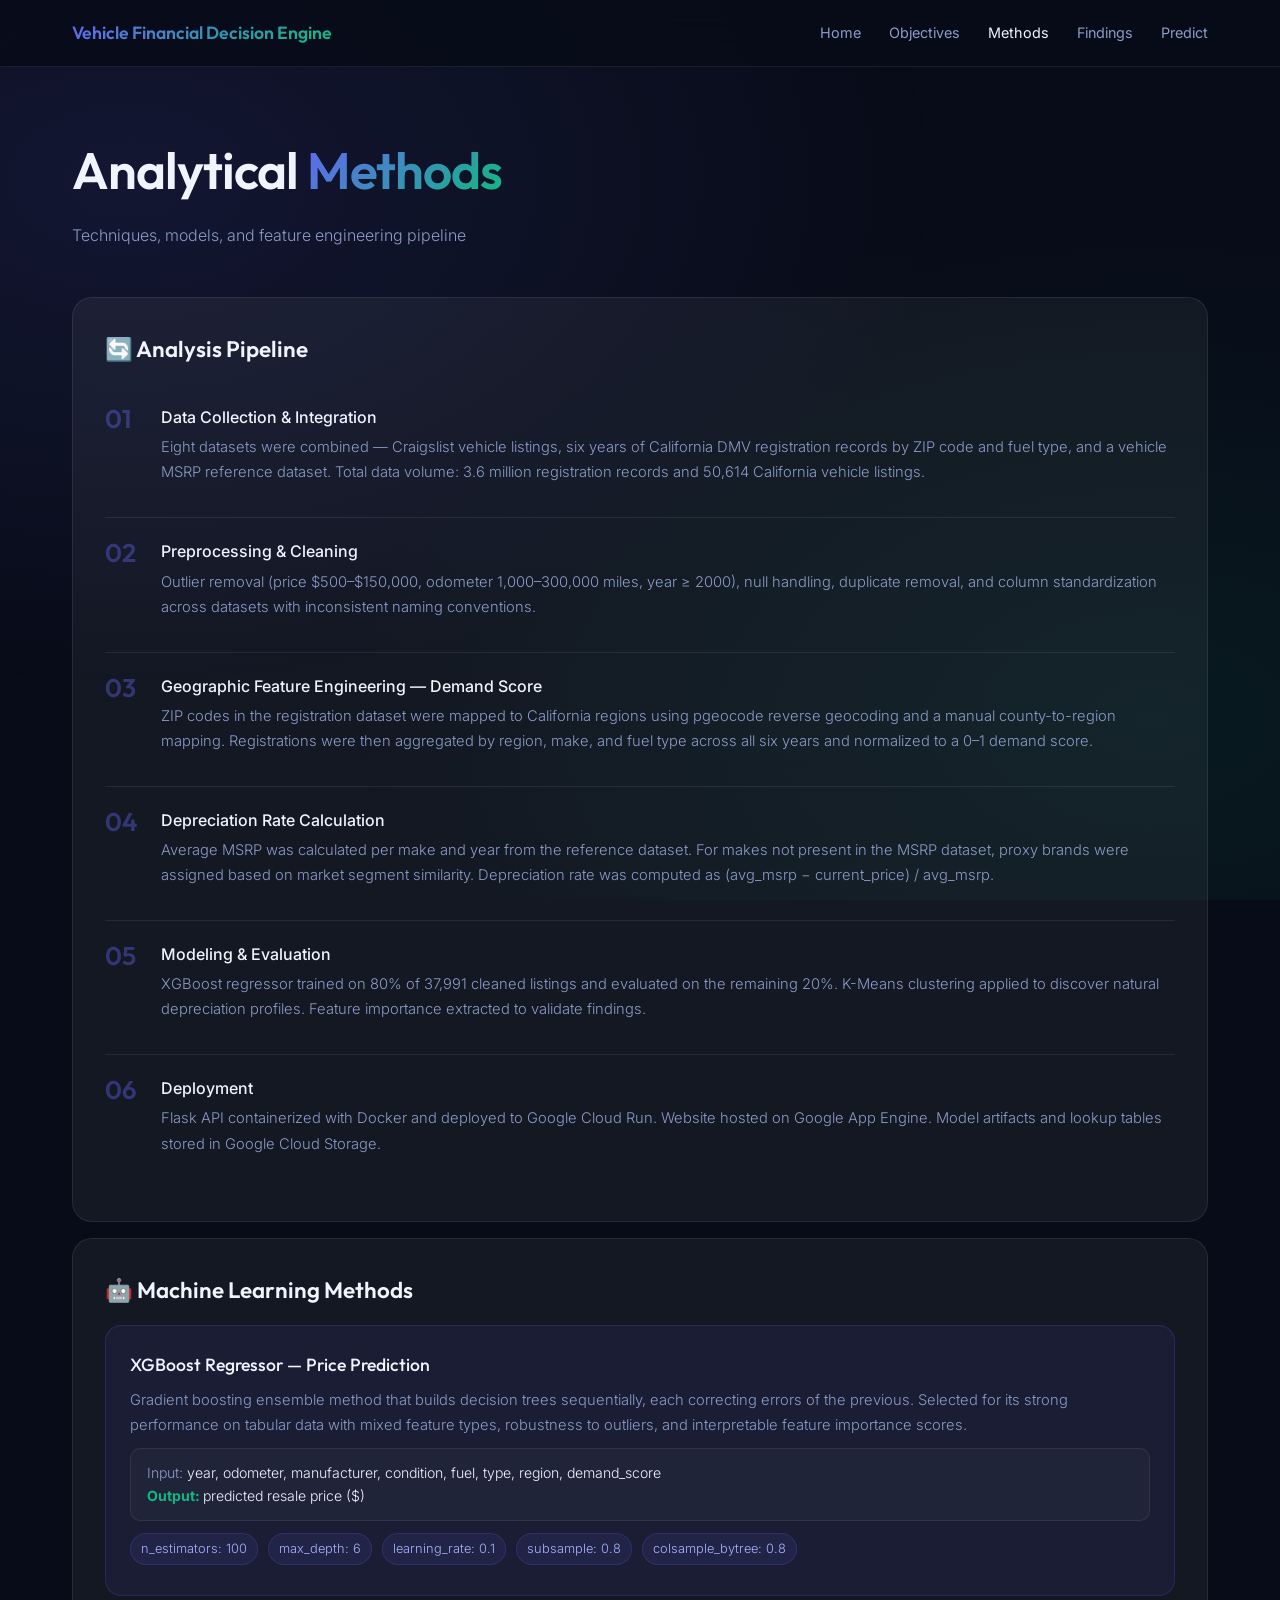
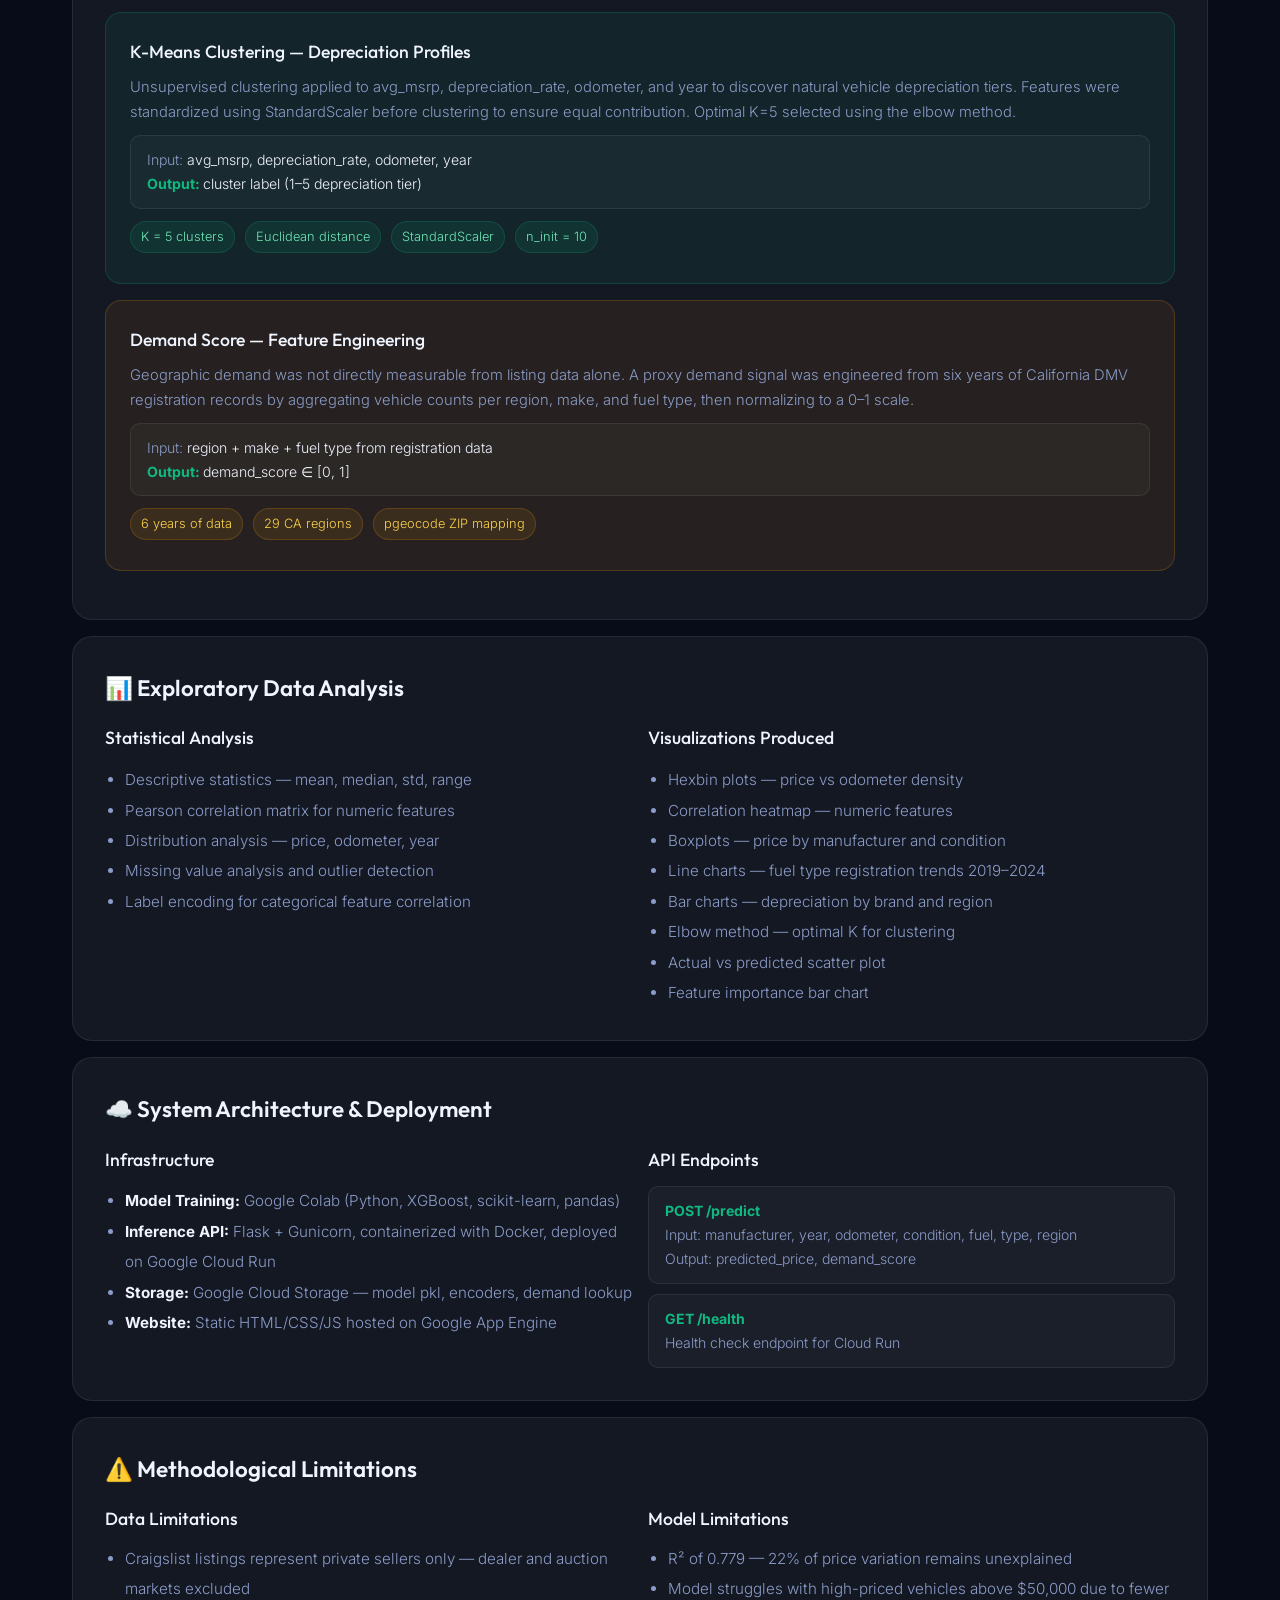
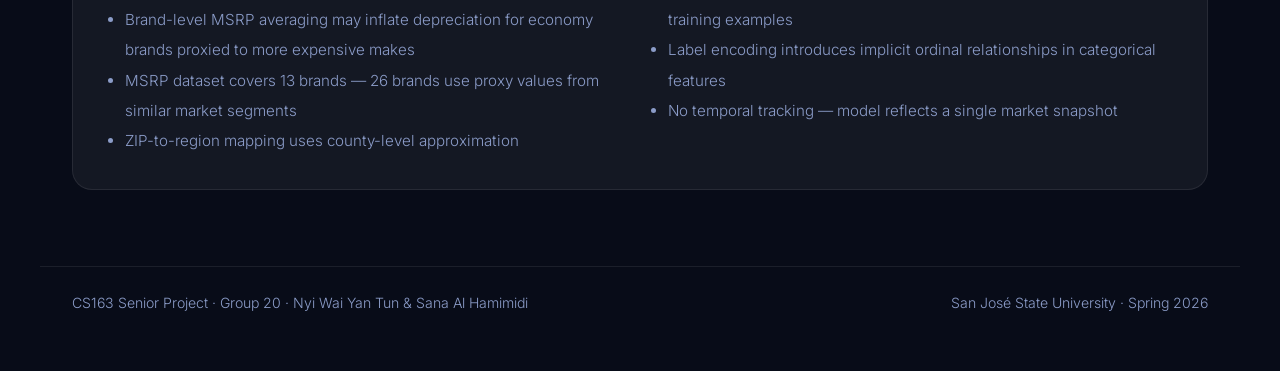
<file: methods.html>
<!DOCTYPE html>
<html lang="en">
<head>
  <meta charset="UTF-8" />
  <meta name="viewport" content="width=device-width, initial-scale=1.0" />
  <title>Analytical Methods — Vehicle Financial Decision Engine</title>
  <link href="https://fonts.googleapis.com/css2?family=Outfit:wght@300;400;500;600;700&family=Inter:wght@300;400;500&display=swap" rel="stylesheet">
  <style>
    :root {
      --bg: #080c18;
      --panel: rgba(255,255,255,0.05);
      --text: #f0f4ff;
      --muted: #8b9cc8;
      --line: rgba(255,255,255,0.08);
      --accent: #6366f1;
      --accent2: #10b981;
      --accent3: #f59e0b;
      --radius: 20px;
      --maxw: 1200px;
    }
    * { box-sizing: border-box; margin: 0; padding: 0; }
    html { scroll-behavior: smooth; }
    body {
      font-family: 'Inter', sans-serif; font-weight: 300;
      color: var(--text); background: var(--bg); line-height: 1.7;
    }
    body::before {
      content: ''; position: fixed; top: 0; left: 0; right: 0; bottom: 0;
      background:
        radial-gradient(ellipse at 10% 20%, rgba(99,102,241,0.12) 0%, transparent 50%),
        radial-gradient(ellipse at 90% 80%, rgba(16,185,129,0.08) 0%, transparent 50%);
      pointer-events: none; z-index: 0;
    }
    .navbar {
      position: sticky; top: 0; z-index: 1000;
      background: rgba(8,12,24,0.85); backdrop-filter: blur(20px);
      border-bottom: 1px solid var(--line);
    }
    .nav-inner {
      max-width: var(--maxw); margin: 0 auto; padding: 18px 32px;
      display: flex; justify-content: space-between; align-items: center;
    }
    .brand {
      font-family: 'Outfit', sans-serif; font-weight: 600; font-size: 1.1rem;
      background: linear-gradient(135deg, var(--accent), var(--accent2));
      -webkit-background-clip: text; -webkit-text-fill-color: transparent;
      text-decoration: none;
    }
    .nav-links { display: flex; gap: 28px; }
    .nav-links a {
      text-decoration: none; color: var(--muted);
      font-size: 0.9rem; font-weight: 400; transition: color 0.2s;
    }
    .nav-links a:hover, .nav-links a.active { color: var(--text); }
    .section {
      max-width: var(--maxw); margin: 0 auto;
      padding: 60px 32px; position: relative; z-index: 1;
    }
    .page-title {
      font-family: 'Outfit', sans-serif;
      font-size: clamp(2rem, 4vw, 3.5rem);
      font-weight: 600; letter-spacing: -1px; margin-bottom: 8px;
    }
    .page-sub { color: var(--muted); font-size: 1rem; margin-bottom: 48px; }
    .card {
      background: var(--panel); border: 1px solid var(--line);
      border-radius: var(--radius); padding: 32px; margin-bottom: 16px;
    }
    .card h2 {
      font-family: 'Outfit', sans-serif; font-size: 1.4rem;
      font-weight: 600; margin-bottom: 16px;
    }
    .card h3 {
      font-family: 'Outfit', sans-serif; font-size: 1.1rem;
      font-weight: 500; margin-bottom: 10px; color: var(--text);
    }
    .card p { color: var(--muted); font-size: 0.95rem; margin-bottom: 12px; }
    .card ul, .card ol {
      color: var(--muted); font-size: 0.95rem;
      padding-left: 20px; line-height: 2;
    }
    .divider { height: 1px; background: var(--line); margin: 24px 0; }
    .grid-2 { display: grid; grid-template-columns: repeat(2, 1fr); gap: 16px; }
    .method-card {
      border-radius: 16px; padding: 24px; margin-bottom: 16px;
    }
    .method-card.purple {
      background: rgba(99,102,241,0.08); border: 1px solid rgba(99,102,241,0.2);
    }
    .method-card.green {
      background: rgba(16,185,129,0.08); border: 1px solid rgba(16,185,129,0.2);
    }
    .method-card.amber {
      background: rgba(245,158,11,0.08); border: 1px solid rgba(245,158,11,0.2);
    }
    .method-card.red {
      background: rgba(239,68,68,0.06); border: 1px solid rgba(239,68,68,0.15);
    }
    .method-card h3 {
      font-family: 'Outfit', sans-serif; font-size: 1.1rem;
      font-weight: 500; margin-bottom: 8px;
    }
    .method-card p { color: var(--muted); font-size: 0.92rem; margin-bottom: 8px; }
    .method-card ul { color: var(--muted); font-size: 0.88rem; padding-left: 18px; line-height: 1.9; }
    .pill {
      display: inline-block; padding: 4px 10px; border-radius: 999px;
      font-size: 0.8rem; margin-right: 6px; margin-bottom: 6px;
    }
    .pill.purple { background: rgba(99,102,241,0.1); border: 1px solid rgba(99,102,241,0.2); color: #a5b4fc; }
    .pill.green { background: rgba(16,185,129,0.1); border: 1px solid rgba(16,185,129,0.2); color: #6ee7b7; }
    .pill.amber { background: rgba(245,158,11,0.1); border: 1px solid rgba(245,158,11,0.2); color: #fcd34d; }
    .pipeline-step {
      display: flex; gap: 20px; padding: 20px 0;
      border-bottom: 1px solid var(--line);
    }
    .pipeline-step:last-child { border-bottom: none; }
    .step-num {
      font-family: 'Outfit', sans-serif; font-size: 1.6rem;
      font-weight: 600; color: rgba(99,102,241,0.4);
      min-width: 36px; line-height: 1; padding-top: 2px;
    }
    .step-content strong { display: block; font-weight: 500; margin-bottom: 4px; }
    .step-content p { color: var(--muted); font-size: 0.92rem; }
    .io-box {
      background: rgba(255,255,255,0.03); border: 1px solid var(--line);
      border-radius: 10px; padding: 12px 16px; margin-top: 10px; font-size: 0.88rem;
    }
    .io-box span { color: var(--muted); }
    .io-box strong { color: var(--accent2); }
    footer {
      max-width: var(--maxw); margin: 0 auto 32px;
      padding: 24px 32px; border-top: 1px solid var(--line);
      display: flex; justify-content: space-between;
      color: var(--muted); font-size: 0.88rem;
      position: relative; z-index: 1;
    }
    @media (max-width: 768px) {
      .grid-2 { grid-template-columns: 1fr; }
      .nav-inner { flex-direction: column; gap: 12px; }
    }
  </style>
</head>
<body>
  <header class="navbar">
    <div class="nav-inner">
      <a href="index.html" class="brand">Vehicle Financial Decision Engine</a>
      <nav class="nav-links">
        <a href="index.html">Home</a>
        <a href="objectives.html">Objectives</a>
        <a href="methods.html" class="active">Methods</a>
        <a href="findings.html">Findings</a>
        <a href="index.html#predict">Predict</a>
      </nav>
    </div>
  </header>

  <main>
    <section class="section">
      <div class="page-title">Analytical <span style="background: linear-gradient(135deg, var(--accent), var(--accent2)); -webkit-background-clip: text; -webkit-text-fill-color: transparent;">Methods</span></div>
      <div class="page-sub">Techniques, models, and feature engineering pipeline</div>

      <!-- PIPELINE -->
      <div class="card">
        <h2>🔄 Analysis Pipeline</h2>
        <div class="pipeline-step">
          <div class="step-num">01</div>
          <div class="step-content">
            <strong>Data Collection & Integration</strong>
            <p>Eight datasets were combined — Craigslist vehicle listings, six years of California DMV registration records by ZIP code and fuel type, and a vehicle MSRP reference dataset. Total data volume: 3.6 million registration records and 50,614 California vehicle listings.</p>
          </div>
        </div>
        <div class="pipeline-step">
          <div class="step-num">02</div>
          <div class="step-content">
            <strong>Preprocessing & Cleaning</strong>
            <p>Outlier removal (price $500–$150,000, odometer 1,000–300,000 miles, year ≥ 2000), null handling, duplicate removal, and column standardization across datasets with inconsistent naming conventions.</p>
          </div>
        </div>
        <div class="pipeline-step">
          <div class="step-num">03</div>
          <div class="step-content">
            <strong>Geographic Feature Engineering — Demand Score</strong>
            <p>ZIP codes in the registration dataset were mapped to California regions using pgeocode reverse geocoding and a manual county-to-region mapping. Registrations were then aggregated by region, make, and fuel type across all six years and normalized to a 0–1 demand score.</p>
          </div>
        </div>
        <div class="pipeline-step">
          <div class="step-num">04</div>
          <div class="step-content">
            <strong>Depreciation Rate Calculation</strong>
            <p>Average MSRP was calculated per make and year from the reference dataset. For makes not present in the MSRP dataset, proxy brands were assigned based on market segment similarity. Depreciation rate was computed as (avg_msrp − current_price) / avg_msrp.</p>
          </div>
        </div>
        <div class="pipeline-step">
          <div class="step-num">05</div>
          <div class="step-content">
            <strong>Modeling & Evaluation</strong>
            <p>XGBoost regressor trained on 80% of 37,991 cleaned listings and evaluated on the remaining 20%. K-Means clustering applied to discover natural depreciation profiles. Feature importance extracted to validate findings.</p>
          </div>
        </div>
        <div class="pipeline-step">
          <div class="step-num">06</div>
          <div class="step-content">
            <strong>Deployment</strong>
            <p>Flask API containerized with Docker and deployed to Google Cloud Run. Website hosted on Google App Engine. Model artifacts and lookup tables stored in Google Cloud Storage.</p>
          </div>
        </div>
      </div>

      <!-- ML METHODS -->
      <div class="card">
        <h2>🤖 Machine Learning Methods</h2>

        <div class="method-card purple">
          <h3>XGBoost Regressor — Price Prediction</h3>
          <p>Gradient boosting ensemble method that builds decision trees sequentially, each correcting errors of the previous. Selected for its strong performance on tabular data with mixed feature types, robustness to outliers, and interpretable feature importance scores.</p>
          <div class="io-box">
            <span>Input: </span> year, odometer, manufacturer, condition, fuel, type, region, demand_score<br>
            <strong>Output: </strong> predicted resale price ($)
          </div>
          <div style="margin-top: 12px;">
            <span class="pill purple">n_estimators: 100</span>
            <span class="pill purple">max_depth: 6</span>
            <span class="pill purple">learning_rate: 0.1</span>
            <span class="pill purple">subsample: 0.8</span>
            <span class="pill purple">colsample_bytree: 0.8</span>
          </div>
        </div>

        <div class="method-card green">
          <h3>K-Means Clustering — Depreciation Profiles</h3>
          <p>Unsupervised clustering applied to avg_msrp, depreciation_rate, odometer, and year to discover natural vehicle depreciation tiers. Features were standardized using StandardScaler before clustering to ensure equal contribution. Optimal K=5 selected using the elbow method.</p>
          <div class="io-box">
            <span>Input: </span> avg_msrp, depreciation_rate, odometer, year<br>
            <strong>Output: </strong> cluster label (1–5 depreciation tier)
          </div>
          <div style="margin-top: 12px;">
            <span class="pill green">K = 5 clusters</span>
            <span class="pill green">Euclidean distance</span>
            <span class="pill green">StandardScaler</span>
            <span class="pill green">n_init = 10</span>
          </div>
        </div>

        <div class="method-card amber">
          <h3>Demand Score — Feature Engineering</h3>
          <p>Geographic demand was not directly measurable from listing data alone. A proxy demand signal was engineered from six years of California DMV registration records by aggregating vehicle counts per region, make, and fuel type, then normalizing to a 0–1 scale.</p>
          <div class="io-box">
            <span>Input: </span> region + make + fuel type from registration data<br>
            <strong>Output: </strong> demand_score ∈ [0, 1]
          </div>
          <div style="margin-top: 12px;">
            <span class="pill amber">6 years of data</span>
            <span class="pill amber">29 CA regions</span>
            <span class="pill amber">pgeocode ZIP mapping</span>
          </div>
        </div>
      </div>

      <!-- EDA METHODS -->
      <div class="card">
        <h2>📊 Exploratory Data Analysis</h2>
        <div class="grid-2">
          <div>
            <h3 style="margin-bottom: 12px;">Statistical Analysis</h3>
            <ul>
              <li>Descriptive statistics — mean, median, std, range</li>
              <li>Pearson correlation matrix for numeric features</li>
              <li>Distribution analysis — price, odometer, year</li>
              <li>Missing value analysis and outlier detection</li>
              <li>Label encoding for categorical feature correlation</li>
            </ul>
          </div>
          <div>
            <h3 style="margin-bottom: 12px;">Visualizations Produced</h3>
            <ul>
              <li>Hexbin plots — price vs odometer density</li>
              <li>Correlation heatmap — numeric features</li>
              <li>Boxplots — price by manufacturer and condition</li>
              <li>Line charts — fuel type registration trends 2019–2024</li>
              <li>Bar charts — depreciation by brand and region</li>
              <li>Elbow method — optimal K for clustering</li>
              <li>Actual vs predicted scatter plot</li>
              <li>Feature importance bar chart</li>
            </ul>
          </div>
        </div>
      </div>

      <!-- DEPLOYMENT -->
      <div class="card">
        <h2>☁️ System Architecture & Deployment</h2>
        <div class="grid-2">
          <div>
            <h3 style="margin-bottom: 12px;">Infrastructure</h3>
            <ul>
              <li><strong style="color: var(--text);">Model Training:</strong> Google Colab (Python, XGBoost, scikit-learn, pandas)</li>
              <li><strong style="color: var(--text);">Inference API:</strong> Flask + Gunicorn, containerized with Docker, deployed on Google Cloud Run</li>
              <li><strong style="color: var(--text);">Storage:</strong> Google Cloud Storage — model pkl, encoders, demand lookup</li>
              <li><strong style="color: var(--text);">Website:</strong> Static HTML/CSS/JS hosted on Google App Engine</li>
            </ul>
          </div>
          <div>
            <h3 style="margin-bottom: 12px;">API Endpoints</h3>
            <div class="io-box" style="margin-bottom: 10px;">
              <strong>POST /predict</strong><br>
              <span>Input: manufacturer, year, odometer, condition, fuel, type, region</span><br>
              <span>Output: predicted_price, demand_score</span>
            </div>
            <div class="io-box">
              <strong>GET /health</strong><br>
              <span>Health check endpoint for Cloud Run</span>
            </div>
          </div>
        </div>
      </div>

      <!-- LIMITATIONS -->
      <div class="card">
        <h2>⚠️ Methodological Limitations</h2>
        <div class="grid-2">
          <div>
            <h3 style="margin-bottom: 10px;">Data Limitations</h3>
            <ul>
              <li>Craigslist listings represent private sellers only — dealer and auction markets excluded</li>
              <li>Brand-level MSRP averaging may inflate depreciation for economy brands proxied to more expensive makes</li>
              <li>MSRP dataset covers 13 brands — 26 brands use proxy values from similar market segments</li>
              <li>ZIP-to-region mapping uses county-level approximation</li>
            </ul>
          </div>
          <div>
            <h3 style="margin-bottom: 10px;">Model Limitations</h3>
            <ul>
              <li>R² of 0.779 — 22% of price variation remains unexplained</li>
              <li>Model struggles with high-priced vehicles above $50,000 due to fewer training examples</li>
              <li>Label encoding introduces implicit ordinal relationships in categorical features</li>
              <li>No temporal tracking — model reflects a single market snapshot</li>
            </ul>
          </div>
        </div>
      </div>

    </section>
  </main>

  <footer>
    <span>CS163 Senior Project · Group 20 · Nyi Wai Yan Tun & Sana Al Hamimidi</span>
    <span>San José State University · Spring 2026</span>
  </footer>
</body>
</html>
</file>
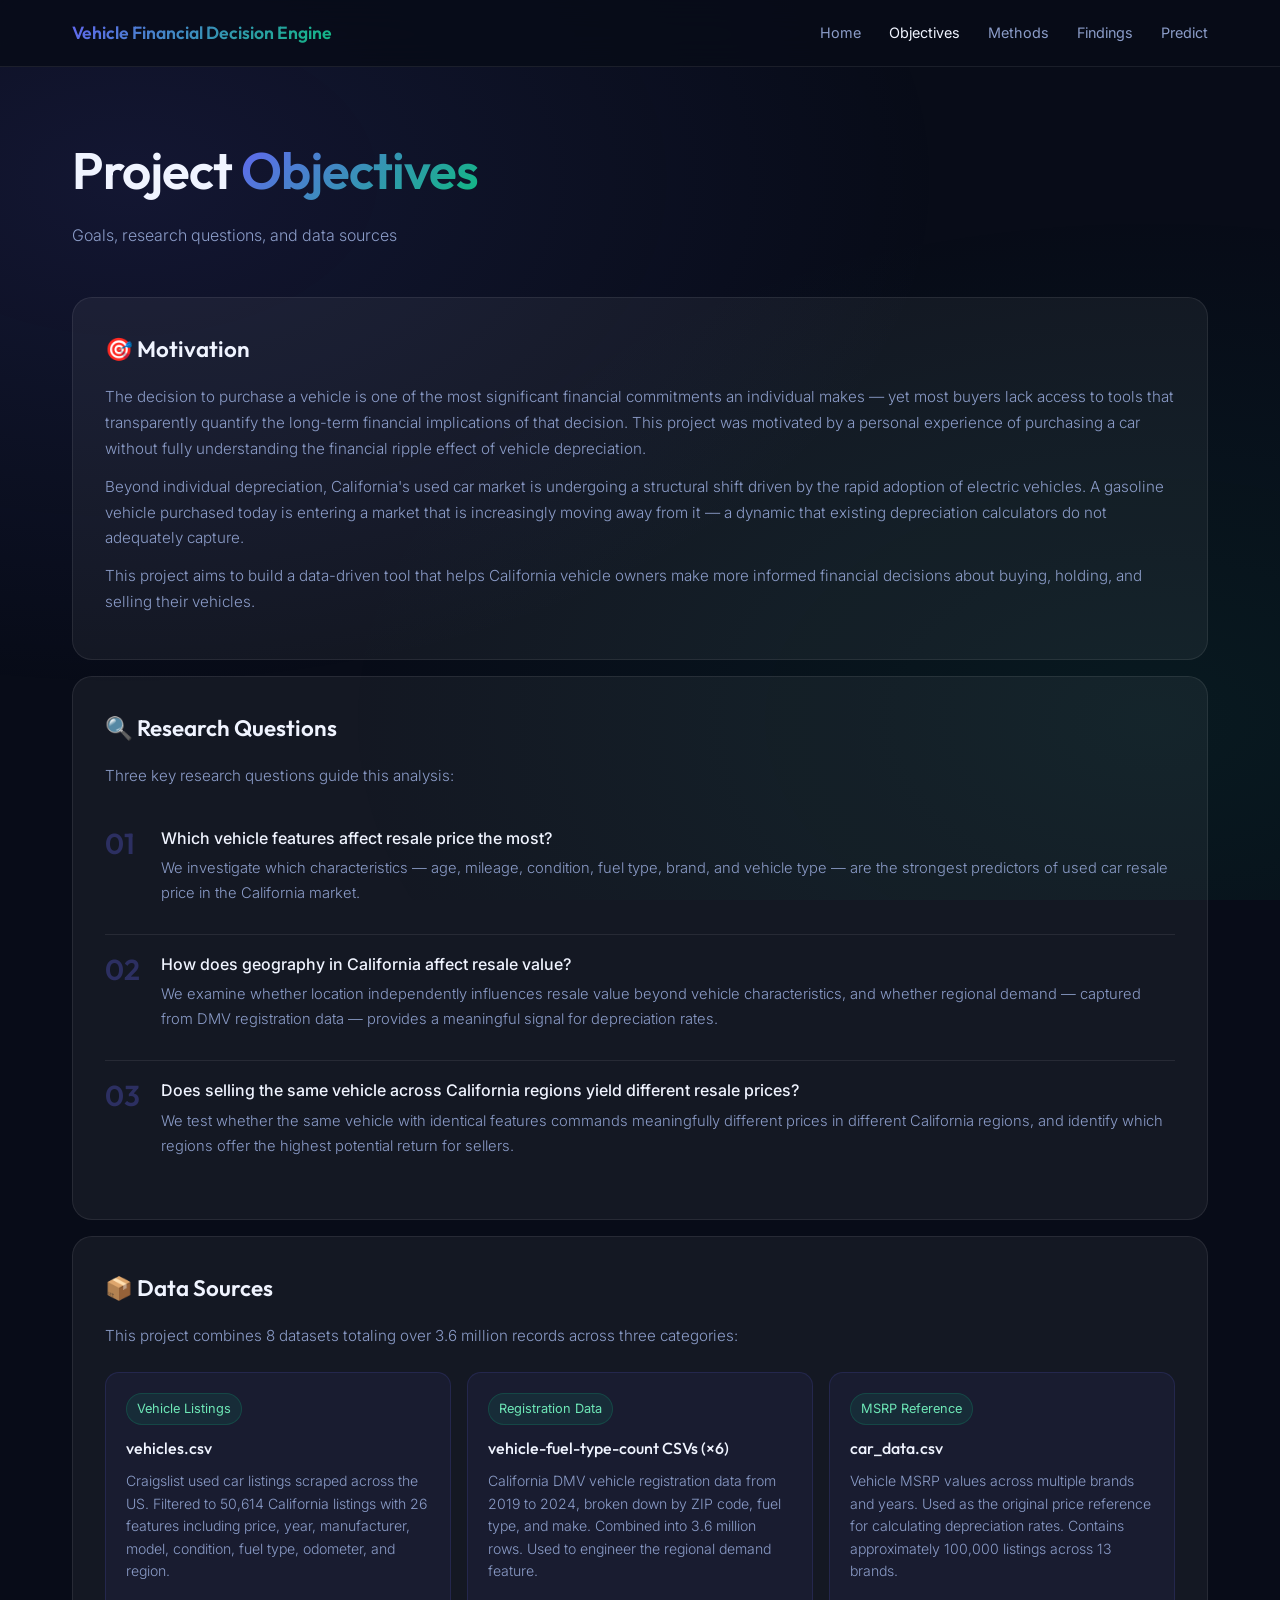
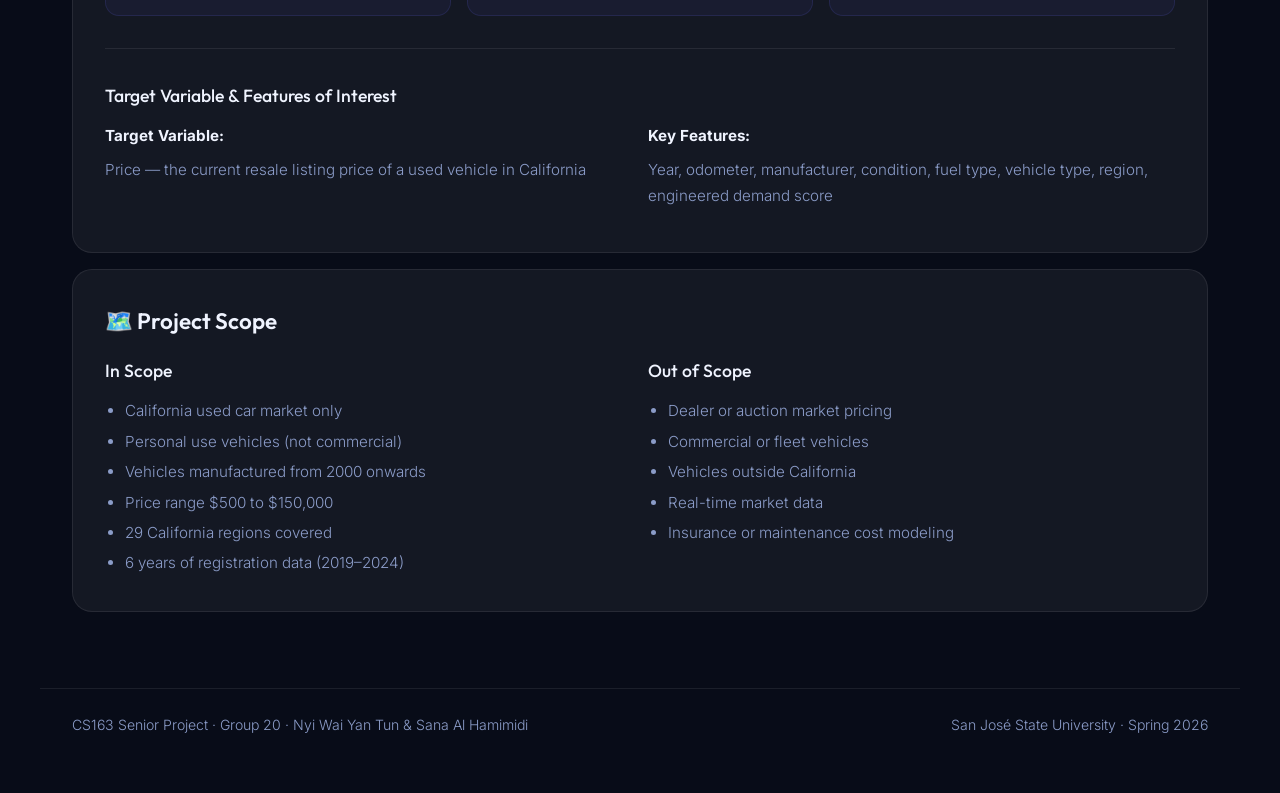
<file: objectives.html>
<!DOCTYPE html>
<html lang="en">
<head>
  <meta charset="UTF-8" />
  <meta name="viewport" content="width=device-width, initial-scale=1.0" />
  <title>Project Objectives — Vehicle Financial Decision Engine</title>
  <link href="https://fonts.googleapis.com/css2?family=Outfit:wght@300;400;500;600;700&family=Inter:wght@300;400;500&display=swap" rel="stylesheet">
  <style>
    :root {
      --bg: #080c18;
      --panel: rgba(255,255,255,0.05);
      --text: #f0f4ff;
      --muted: #8b9cc8;
      --line: rgba(255,255,255,0.08);
      --accent: #6366f1;
      --accent2: #10b981;
      --radius: 20px;
      --maxw: 1200px;
    }
    * { box-sizing: border-box; margin: 0; padding: 0; }
    html { scroll-behavior: smooth; }
    body {
      font-family: 'Inter', sans-serif;
      font-weight: 300;
      color: var(--text);
      background: var(--bg);
      line-height: 1.7;
    }
    body::before {
      content: '';
      position: fixed;
      top: 0; left: 0; right: 0; bottom: 0;
      background:
        radial-gradient(ellipse at 10% 20%, rgba(99,102,241,0.12) 0%, transparent 50%),
        radial-gradient(ellipse at 90% 80%, rgba(16,185,129,0.08) 0%, transparent 50%);
      pointer-events: none;
      z-index: 0;
    }
    .navbar {
      position: sticky; top: 0; z-index: 1000;
      background: rgba(8,12,24,0.85);
      backdrop-filter: blur(20px);
      border-bottom: 1px solid var(--line);
    }
    .nav-inner {
      max-width: var(--maxw); margin: 0 auto;
      padding: 18px 32px;
      display: flex; justify-content: space-between; align-items: center;
    }
    .brand {
      font-family: 'Outfit', sans-serif; font-weight: 600; font-size: 1.1rem;
      background: linear-gradient(135deg, var(--accent), var(--accent2));
      -webkit-background-clip: text; -webkit-text-fill-color: transparent;
      text-decoration: none;
    }
    .nav-links { display: flex; gap: 28px; }
    .nav-links a {
      text-decoration: none; color: var(--muted);
      font-size: 0.9rem; font-weight: 400; transition: color 0.2s;
    }
    .nav-links a:hover, .nav-links a.active { color: var(--text); }
    .section {
      max-width: var(--maxw); margin: 0 auto;
      padding: 60px 32px; position: relative; z-index: 1;
    }
    .page-title {
      font-family: 'Outfit', sans-serif;
      font-size: clamp(2rem, 4vw, 3.5rem);
      font-weight: 600; letter-spacing: -1px;
      margin-bottom: 8px;
    }
    .page-sub { color: var(--muted); font-size: 1rem; margin-bottom: 48px; }
    .card {
      background: var(--panel); border: 1px solid var(--line);
      border-radius: var(--radius); padding: 32px; margin-bottom: 16px;
    }
    .card h2 {
      font-family: 'Outfit', sans-serif; font-size: 1.4rem;
      font-weight: 600; margin-bottom: 16px;
      display: flex; align-items: center; gap: 12px;
    }
    .card h3 {
      font-family: 'Outfit', sans-serif; font-size: 1.1rem;
      font-weight: 500; margin-bottom: 10px; color: var(--text);
    }
    .card p { color: var(--muted); font-size: 0.95rem; margin-bottom: 12px; }
    .card ul, .card ol {
      color: var(--muted); font-size: 0.95rem;
      padding-left: 20px; line-height: 2;
    }
    .divider { height: 1px; background: var(--line); margin: 32px 0; }
    .grid-2 { display: grid; grid-template-columns: repeat(2, 1fr); gap: 16px; }
    .grid-3 { display: grid; grid-template-columns: repeat(3, 1fr); gap: 16px; }
    .dataset-card {
      background: rgba(99,102,241,0.06);
      border: 1px solid rgba(99,102,241,0.15);
      border-radius: 14px; padding: 20px;
    }
    .dataset-card h3 { font-family: 'Outfit', sans-serif; font-size: 1rem; font-weight: 500; margin-bottom: 8px; }
    .dataset-card p { color: var(--muted); font-size: 0.88rem; line-height: 1.6; }
    .tag {
      display: inline-block; padding: 4px 10px;
      border-radius: 999px; font-size: 0.8rem; font-weight: 400;
      background: rgba(16,185,129,0.1); border: 1px solid rgba(16,185,129,0.2);
      color: #6ee7b7; margin-bottom: 10px;
    }
    .question-item {
      display: flex; gap: 16px; padding: 16px 0;
      border-bottom: 1px solid var(--line);
    }
    .question-item:last-child { border-bottom: none; }
    .q-num {
      font-family: 'Outfit', sans-serif; font-size: 1.8rem;
      font-weight: 600; color: rgba(99,102,241,0.3);
      min-width: 40px; line-height: 1; padding-top: 4px;
    }
    .q-text strong { display: block; font-weight: 500; margin-bottom: 4px; }
    .q-text p { color: var(--muted); font-size: 0.92rem; }
    footer {
      max-width: var(--maxw); margin: 0 auto 32px;
      padding: 24px 32px; border-top: 1px solid var(--line);
      display: flex; justify-content: space-between;
      color: var(--muted); font-size: 0.88rem;
      position: relative; z-index: 1;
    }
    @media (max-width: 768px) {
      .grid-2, .grid-3 { grid-template-columns: 1fr; }
      .nav-inner { flex-direction: column; gap: 12px; }
    }
  </style>
</head>
<body>
  <header class="navbar">
    <div class="nav-inner">
      <a href="index.html" class="brand">Vehicle Financial Decision Engine</a>
      <nav class="nav-links">
        <a href="index.html">Home</a>
        <a href="objectives.html" class="active">Objectives</a>
        <a href="methods.html">Methods</a>
        <a href="findings.html">Findings</a>
        <a href="index.html#predict">Predict</a>
      </nav>
    </div>
  </header>

  <main>
    <section class="section">
      <div class="page-title">Project <span style="background: linear-gradient(135deg, var(--accent), var(--accent2)); -webkit-background-clip: text; -webkit-text-fill-color: transparent;">Objectives</span></div>
      <div class="page-sub">Goals, research questions, and data sources</div>

      <!-- MOTIVATION -->
      <div class="card">
        <h2>🎯 Motivation</h2>
        <p>
          The decision to purchase a vehicle is one of the most significant financial commitments an individual makes — yet most buyers lack access to tools that transparently quantify the long-term financial implications of that decision. This project was motivated by a personal experience of purchasing a car without fully understanding the financial ripple effect of vehicle depreciation.
        </p>
        <p>
          Beyond individual depreciation, California's used car market is undergoing a structural shift driven by the rapid adoption of electric vehicles. A gasoline vehicle purchased today is entering a market that is increasingly moving away from it — a dynamic that existing depreciation calculators do not adequately capture.
        </p>
        <p>
          This project aims to build a data-driven tool that helps California vehicle owners make more informed financial decisions about buying, holding, and selling their vehicles.
        </p>
      </div>

      <!-- RESEARCH QUESTIONS -->
      <div class="card">
        <h2>🔍 Research Questions</h2>
        <p style="margin-bottom: 20px;">Three key research questions guide this analysis:</p>
        <div class="question-item">
          <div class="q-num">01</div>
          <div class="q-text">
            <strong>Which vehicle features affect resale price the most?</strong>
            <p>We investigate which characteristics — age, mileage, condition, fuel type, brand, and vehicle type — are the strongest predictors of used car resale price in the California market.</p>
          </div>
        </div>
        <div class="question-item">
          <div class="q-num">02</div>
          <div class="q-text">
            <strong>How does geography in California affect resale value?</strong>
            <p>We examine whether location independently influences resale value beyond vehicle characteristics, and whether regional demand — captured from DMV registration data — provides a meaningful signal for depreciation rates.</p>
          </div>
        </div>
        <div class="question-item">
          <div class="q-num">03</div>
          <div class="q-text">
            <strong>Does selling the same vehicle across California regions yield different resale prices?</strong>
            <p>We test whether the same vehicle with identical features commands meaningfully different prices in different California regions, and identify which regions offer the highest potential return for sellers.</p>
          </div>
        </div>
      </div>

      <!-- DATA SOURCES -->
      <div class="card">
        <h2>📦 Data Sources</h2>
        <p style="margin-bottom: 24px;">This project combines 8 datasets totaling over 3.6 million records across three categories:</p>

        <div class="grid-3">
          <div class="dataset-card">
            <div class="tag">Vehicle Listings</div>
            <h3>vehicles.csv</h3>
            <p>Craigslist used car listings scraped across the US. Filtered to 50,614 California listings with 26 features including price, year, manufacturer, model, condition, fuel type, odometer, and region.</p>
          </div>
          <div class="dataset-card">
            <div class="tag">Registration Data</div>
            <h3>vehicle-fuel-type-count CSVs (×6)</h3>
            <p>California DMV vehicle registration data from 2019 to 2024, broken down by ZIP code, fuel type, and make. Combined into 3.6 million rows. Used to engineer the regional demand feature.</p>
          </div>
          <div class="dataset-card">
            <div class="tag">MSRP Reference</div>
            <h3>car_data.csv</h3>
            <p>Vehicle MSRP values across multiple brands and years. Used as the original price reference for calculating depreciation rates. Contains approximately 100,000 listings across 13 brands.</p>
          </div>
        </div>

        <div class="divider"></div>

        <h3 style="margin-bottom: 12px;">Target Variable & Features of Interest</h3>
        <div class="grid-2">
          <div>
            <p style="margin-bottom: 8px;"><strong style="color: var(--text);">Target Variable:</strong></p>
            <p>Price — the current resale listing price of a used vehicle in California</p>
          </div>
          <div>
            <p style="margin-bottom: 8px;"><strong style="color: var(--text);">Key Features:</strong></p>
            <p>Year, odometer, manufacturer, condition, fuel type, vehicle type, region, engineered demand score</p>
          </div>
        </div>
      </div>

      <!-- PROJECT SCOPE -->
      <div class="card">
        <h2>🗺️ Project Scope</h2>
        <div class="grid-2">
          <div>
            <h3 style="margin-bottom: 10px;">In Scope</h3>
            <ul>
              <li>California used car market only</li>
              <li>Personal use vehicles (not commercial)</li>
              <li>Vehicles manufactured from 2000 onwards</li>
              <li>Price range $500 to $150,000</li>
              <li>29 California regions covered</li>
              <li>6 years of registration data (2019–2024)</li>
            </ul>
          </div>
          <div>
            <h3 style="margin-bottom: 10px;">Out of Scope</h3>
            <ul>
              <li>Dealer or auction market pricing</li>
              <li>Commercial or fleet vehicles</li>
              <li>Vehicles outside California</li>
              <li>Real-time market data</li>
              <li>Insurance or maintenance cost modeling</li>
            </ul>
          </div>
        </div>
      </div>

    </section>
  </main>

  <footer>
    <span>CS163 Senior Project · Group 20 · Nyi Wai Yan Tun & Sana Al Hamimidi</span>
    <span>San José State University · Spring 2026</span>
  </footer>
</body>
</html>
</file>
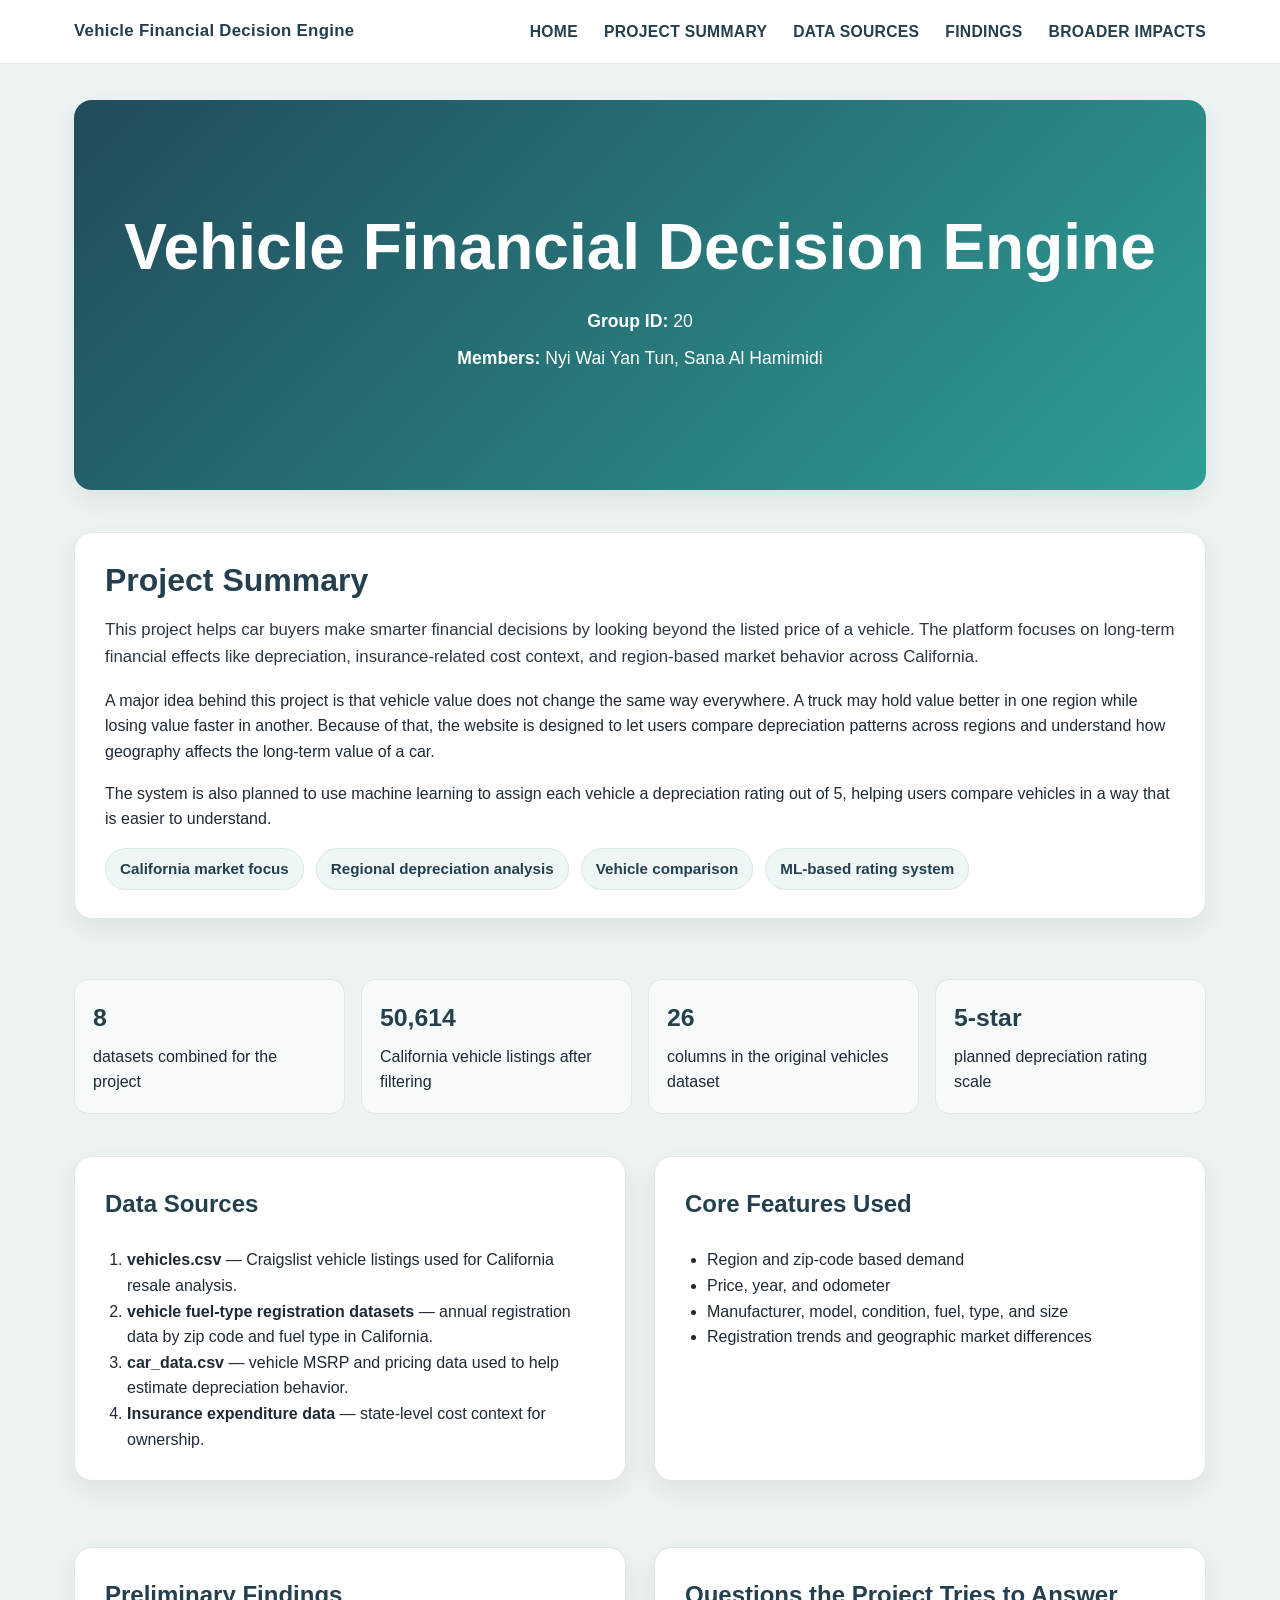
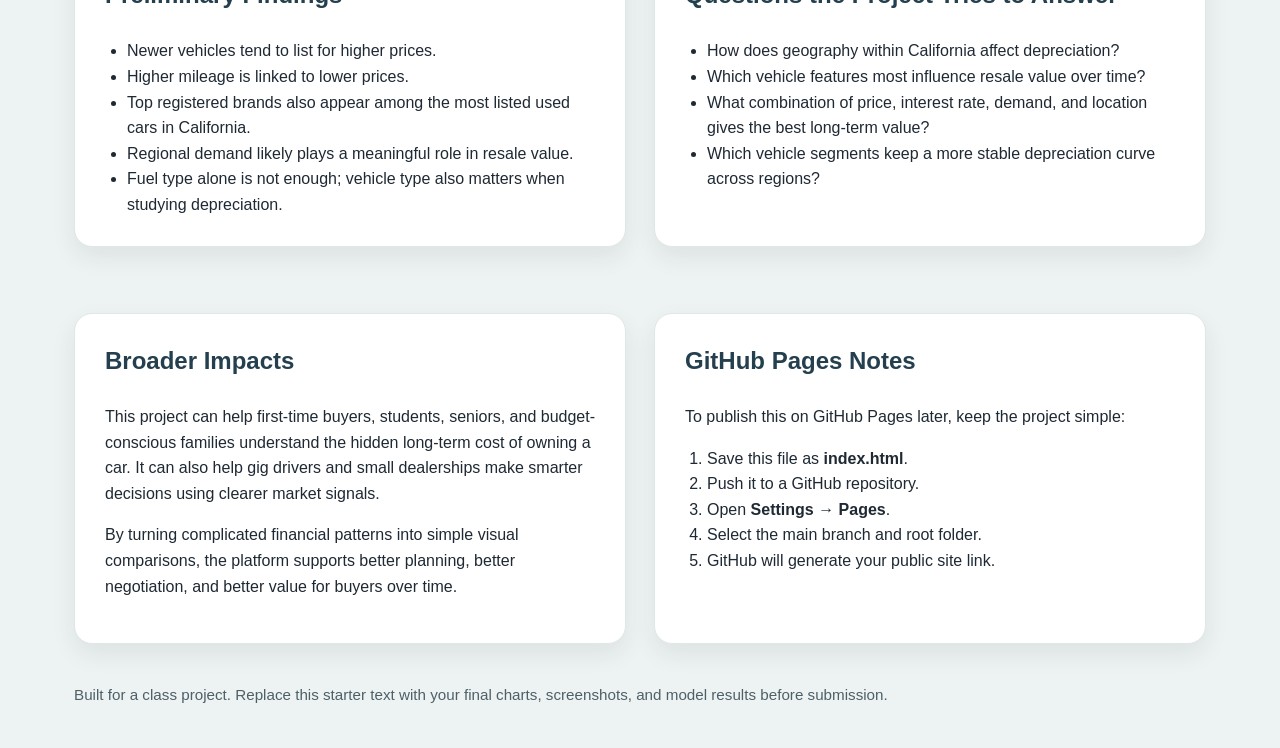
<file: vehicle_financial_decision_engine_site.html>
<!DOCTYPE html>
<html lang="en">
<head>
  <meta charset="UTF-8" />
  <meta name="viewport" content="width=device-width, initial-scale=1.0" />
  <title>Vehicle Financial Decision Engine</title>
  <style>
    :root {
      --bg: #edf3f2;
      --card: #ffffff;
      --text: #243f4d;
      --muted: #4e5f68;
      --accent1: #214b5b;
      --accent2: #2e9f96;
      --border: #dfe8e6;
      --shadow: 0 10px 25px rgba(22, 42, 51, 0.08);
      --radius: 18px;
      --maxw: 1180px;
    }

    * { box-sizing: border-box; }
    html { scroll-behavior: smooth; }
    body {
      margin: 0;
      font-family: Arial, Helvetica, sans-serif;
      background: var(--bg);
      color: #1f2933;
      line-height: 1.6;
    }

    .navbar {
      position: sticky;
      top: 0;
      z-index: 1000;
      background: rgba(255,255,255,0.96);
      backdrop-filter: blur(8px);
      border-bottom: 1px solid var(--border);
    }

    .nav-inner {
      max-width: var(--maxw);
      margin: 0 auto;
      padding: 18px 24px;
      display: flex;
      justify-content: space-between;
      align-items: center;
      gap: 24px;
    }

    .brand {
      font-size: 1.05rem;
      font-weight: 800;
      color: var(--text);
      letter-spacing: 0.3px;
    }

    .nav-links {
      display: flex;
      flex-wrap: wrap;
      gap: 26px;
    }

    .nav-links a {
      text-decoration: none;
      color: var(--text);
      font-weight: 800;
      font-size: 0.98rem;
      letter-spacing: 0.3px;
    }

    .section {
      max-width: var(--maxw);
      margin: 0 auto;
      padding: 18px 24px 0;
    }

    .hero {
      margin-top: 18px;
      background: linear-gradient(135deg, var(--accent1), var(--accent2));
      color: white;
      border-radius: var(--radius);
      min-height: 390px;
      display: flex;
      align-items: center;
      justify-content: center;
      text-align: center;
      box-shadow: var(--shadow);
      padding: 40px 28px;
    }

    .hero h1 {
      margin: 0 0 16px;
      font-size: clamp(2rem, 5vw, 4rem);
      line-height: 1.18;
      font-weight: 800;
    }

    .hero .meta {
      margin-top: 22px;
      font-size: 1.1rem;
    }

    .hero .meta p {
      margin: 8px 0;
    }

    .card {
      background: var(--card);
      border: 1px solid var(--border);
      border-radius: var(--radius);
      box-shadow: var(--shadow);
      padding: 28px 30px;
      margin: 24px 0;
    }

    .card h2 {
      margin-top: 0;
      margin-bottom: 18px;
      color: var(--text);
      font-size: 2rem;
      line-height: 1.2;
    }

    .card h3 {
      color: var(--text);
      margin-top: 0;
      font-size: 1.5rem;
    }

    .lead {
      font-size: 1.05rem;
      color: #2d3742;
    }

    .grid-2 {
      display: grid;
      grid-template-columns: repeat(2, minmax(0, 1fr));
      gap: 28px;
    }

    .pill-row {
      display: flex;
      flex-wrap: wrap;
      gap: 12px;
      margin-top: 16px;
    }

    .pill {
      background: #eef7f6;
      color: var(--text);
      border: 1px solid #d7e9e6;
      padding: 8px 14px;
      border-radius: 999px;
      font-weight: 700;
      font-size: 0.95rem;
    }

    ul.clean, ol.clean {
      padding-left: 22px;
      margin: 0;
    }

    .stat-grid {
      display: grid;
      grid-template-columns: repeat(4, minmax(0, 1fr));
      gap: 16px;
      margin-top: 18px;
    }

    .stat {
      background: #f6fbfa;
      border: 1px solid var(--border);
      border-radius: 14px;
      padding: 18px;
    }

    .stat strong {
      display: block;
      font-size: 1.55rem;
      color: var(--text);
      margin-bottom: 6px;
    }

    .footer {
      max-width: var(--maxw);
      margin: 10px auto 40px;
      padding: 0 24px;
      color: var(--muted);
      font-size: 0.95rem;
    }

    .footer a {
      color: var(--text);
    }

    @media (max-width: 900px) {
      .grid-2, .stat-grid {
        grid-template-columns: 1fr;
      }

      .nav-inner {
        flex-direction: column;
        align-items: flex-start;
      }

      .nav-links {
        gap: 14px 18px;
      }

      .hero {
        min-height: 320px;
      }
    }
  </style>
</head>
<body>
  <header class="navbar">
    <div class="nav-inner">
      <div class="brand">Vehicle Financial Decision Engine</div>
      <nav class="nav-links">
        <a href="#home">HOME</a>
        <a href="#summary">PROJECT SUMMARY</a>
        <a href="#data">DATA SOURCES</a>
        <a href="#findings">FINDINGS</a>
        <a href="#impact">BROADER IMPACTS</a>
      </nav>
    </div>
  </header>

  <main>
    <section class="section" id="home">
      <div class="hero">
        <div>
          <h1>Vehicle Financial Decision Engine</h1>
          <div class="meta">
            <p><strong>Group ID:</strong> 20</p>
            <p><strong>Members:</strong> Nyi Wai Yan Tun, Sana Al Hamimidi</p>
          </div>
        </div>
      </div>
    </section>

    <section class="section" id="summary">
      <div class="card">
        <h2>Project Summary</h2>
        <p class="lead">
          This project helps car buyers make smarter financial decisions by looking beyond the listed price of a vehicle.
          The platform focuses on long-term financial effects like depreciation, insurance-related cost context, and
          region-based market behavior across California.
        </p>
        <p>
          A major idea behind this project is that vehicle value does not change the same way everywhere. A truck may hold
          value better in one region while losing value faster in another. Because of that, the website is designed to let
          users compare depreciation patterns across regions and understand how geography affects the long-term value of a car.
        </p>
        <p>
          The system is also planned to use machine learning to assign each vehicle a depreciation rating out of 5, helping
          users compare vehicles in a way that is easier to understand.
        </p>
        <div class="pill-row">
          <span class="pill">California market focus</span>
          <span class="pill">Regional depreciation analysis</span>
          <span class="pill">Vehicle comparison</span>
          <span class="pill">ML-based rating system</span>
        </div>
      </div>
    </section>

    <section class="section">
      <div class="stat-grid">
        <div class="stat"><strong>8</strong><span>datasets combined for the project</span></div>
        <div class="stat"><strong>50,614</strong><span>California vehicle listings after filtering</span></div>
        <div class="stat"><strong>26</strong><span>columns in the original vehicles dataset</span></div>
        <div class="stat"><strong>5-star</strong><span>planned depreciation rating scale</span></div>
      </div>
    </section>

    <section class="section" id="data">
      <div class="grid-2">
        <div class="card">
          <h3>Data Sources</h3>
          <ol class="clean">
            <li><strong>vehicles.csv</strong> — Craigslist vehicle listings used for California resale analysis.</li>
            <li><strong>vehicle fuel-type registration datasets</strong> — annual registration data by zip code and fuel type in California.</li>
            <li><strong>car_data.csv</strong> — vehicle MSRP and pricing data used to help estimate depreciation behavior.</li>
            <li><strong>Insurance expenditure data</strong> — state-level cost context for ownership.</li>
          </ol>
        </div>

        <div class="card">
          <h3>Core Features Used</h3>
          <ul class="clean">
            <li>Region and zip-code based demand</li>
            <li>Price, year, and odometer</li>
            <li>Manufacturer, model, condition, fuel, type, and size</li>
            <li>Registration trends and geographic market differences</li>
          </ul>
        </div>
      </div>
    </section>

    <section class="section" id="findings">
      <div class="grid-2">
        <div class="card">
          <h3>Preliminary Findings</h3>
          <ul class="clean">
            <li>Newer vehicles tend to list for higher prices.</li>
            <li>Higher mileage is linked to lower prices.</li>
            <li>Top registered brands also appear among the most listed used cars in California.</li>
            <li>Regional demand likely plays a meaningful role in resale value.</li>
            <li>Fuel type alone is not enough; vehicle type also matters when studying depreciation.</li>
          </ul>
        </div>

        <div class="card">
          <h3>Questions the Project Tries to Answer</h3>
          <ul class="clean">
            <li>How does geography within California affect depreciation?</li>
            <li>Which vehicle features most influence resale value over time?</li>
            <li>What combination of price, interest rate, demand, and location gives the best long-term value?</li>
            <li>Which vehicle segments keep a more stable depreciation curve across regions?</li>
          </ul>
        </div>
      </div>
    </section>

    <section class="section" id="impact">
      <div class="grid-2">
        <div class="card">
          <h3>Broader Impacts</h3>
          <p>
            This project can help first-time buyers, students, seniors, and budget-conscious families understand the hidden
            long-term cost of owning a car. It can also help gig drivers and small dealerships make smarter decisions using
            clearer market signals.
          </p>
          <p>
            By turning complicated financial patterns into simple visual comparisons, the platform supports better planning,
            better negotiation, and better value for buyers over time.
          </p>
        </div>

        <div class="card">
          <h3>GitHub Pages Notes</h3>
          <p>To publish this on GitHub Pages later, keep the project simple:</p>
          <ol class="clean">
            <li>Save this file as <strong>index.html</strong>.</li>
            <li>Push it to a GitHub repository.</li>
            <li>Open <strong>Settings → Pages</strong>.</li>
            <li>Select the main branch and root folder.</li>
            <li>GitHub will generate your public site link.</li>
          </ol>
        </div>
      </div>
    </section>
  </main>

  <footer class="footer">
    <p>
      Built for a class project. Replace this starter text with your final charts, screenshots, and model results before submission.
    </p>
  </footer>
</body>
</html>
</file>
